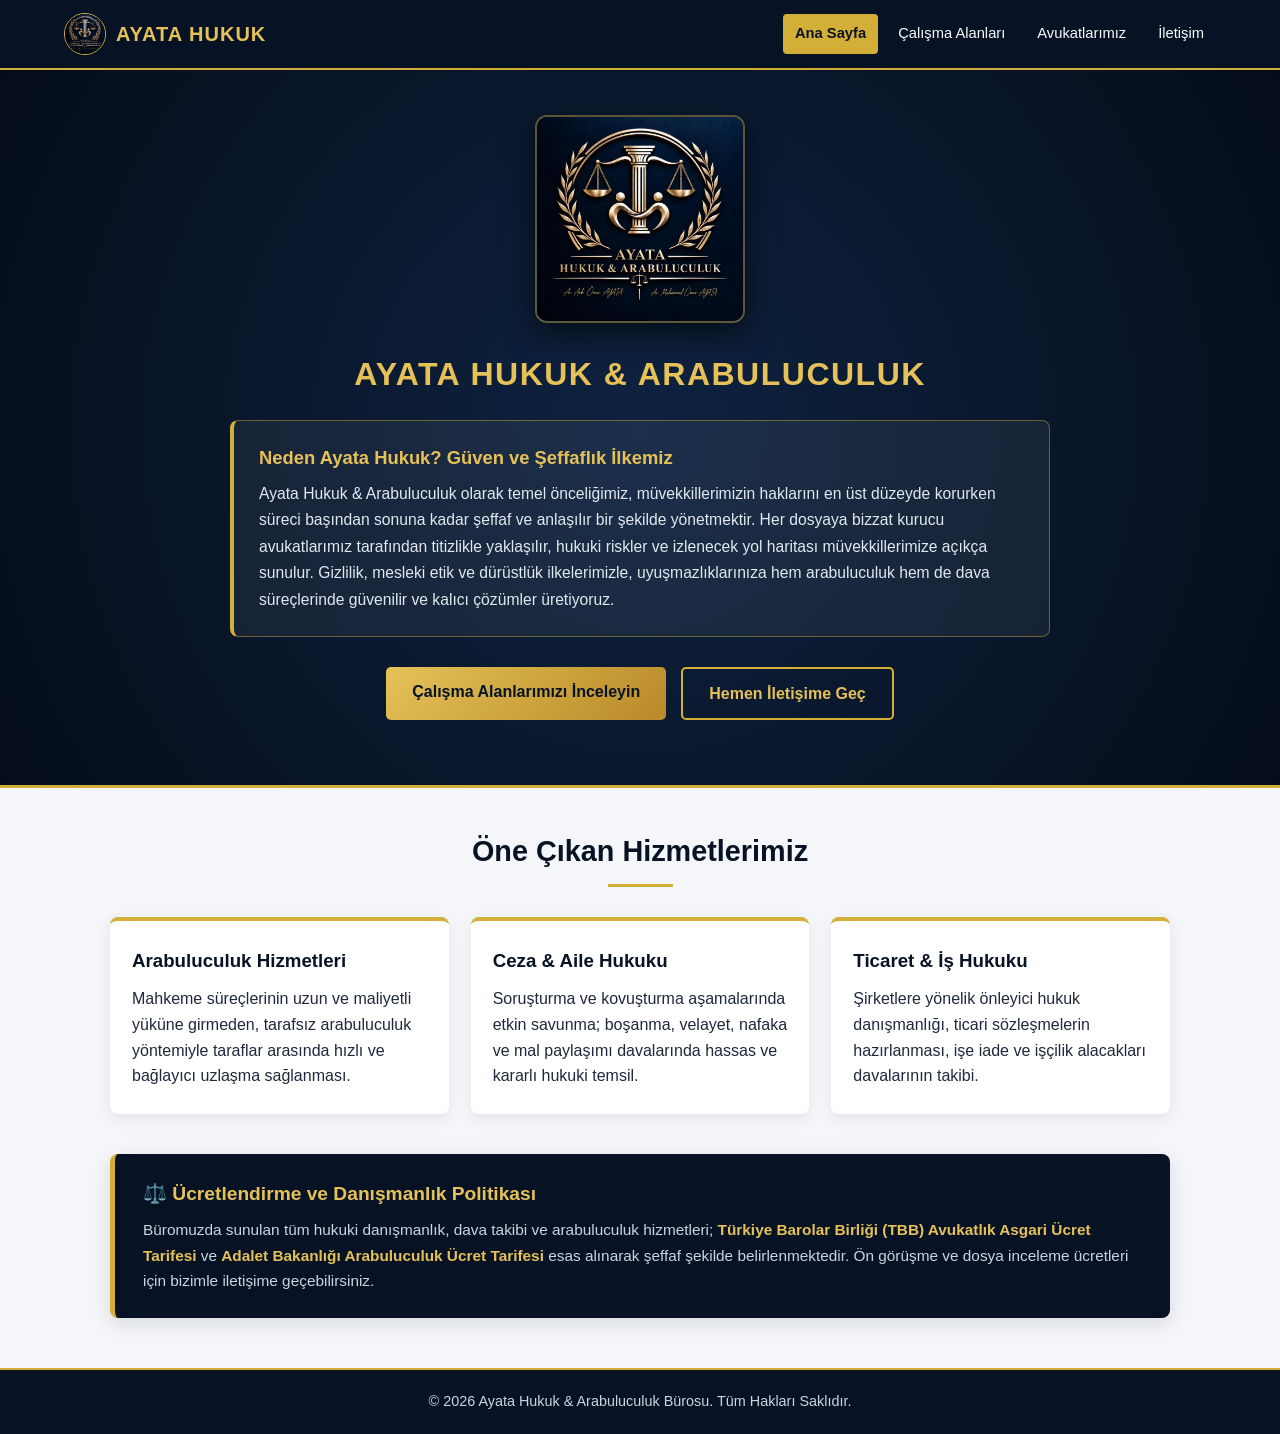
<file: index.html>
<!DOCTYPE html>
<html lang="tr">
<head>
    <meta charset="UTF-8">
    <meta name="viewport" content="width=device-width, initial-scale=1.0">
    <title>Ayata Hukuk & Arabuluculuk | Ana Sayfa</title>
    <link rel="stylesheet" href="style.css">
</head>
<body>

    <header>
        <a href="index.html" class="brand">
            <img src="logo.png" alt="Ayata Hukuk Logo" class="nav-logo">
            <span>AYATA HUKUK</span>
        </a>
        <nav>
            <a href="index.html" class="active">Ana Sayfa</a>
            <a href="calisma-alanlari.html">Çalışma Alanları</a>
            <a href="ekibimiz.html">Avukatlarımız</a>
            <a href="iletisim.html">İletişim</a>
        </nav>
    </header>

    <section class="hero">
        <img src="logo.png" alt="Ayata Hukuk & Arabuluculuk" class="hero-logo">
        <h1>AYATA HUKUK & ARABULUCULUK</h1>
        
        <div class="trust-box">
            <h3>Neden Ayata Hukuk? Güven ve Şeffaflık İlkemiz</h3>
            <p>
                Ayata Hukuk & Arabuluculuk olarak temel önceliğimiz, müvekkillerimizin haklarını en üst düzeyde korurken süreci başından sonuna kadar şeffaf ve anlaşılır bir şekilde yönetmektir. Her dosyaya bizzat kurucu avukatlarımız tarafından titizlikle yaklaşılır, hukuki riskler ve izlenecek yol haritası müvekkillerimize açıkça sunulur. Gizlilik, mesleki etik ve dürüstlük ilkelerimizle, uyuşmazlıklarınıza hem arabuluculuk hem de dava süreçlerinde güvenilir ve kalıcı çözümler üretiyoruz.
            </p>
        </div>

        <div class="hero-buttons">
            <a href="calisma-alanlari.html" class="btn">Çalışma Alanlarımızı İnceleyin</a>
            <a href="iletisim.html" class="btn btn-outline">Hemen İletişime Geç</a>
        </div>
    </section>

    <section class="container">
        <h2>Öne Çıkan Hizmetlerimiz</h2>
        <div class="grid">
            <div class="card">
                <h3>Arabuluculuk Hizmetleri</h3>
                <p>Mahkeme süreçlerinin uzun ve maliyetli yüküne girmeden, tarafsız arabuluculuk yöntemiyle taraflar arasında hızlı ve bağlayıcı uzlaşma sağlanması.</p>
            </div>
            <div class="card">
                <h3>Ceza & Aile Hukuku</h3>
                <p>Soruşturma ve kovuşturma aşamalarında etkin savunma; boşanma, velayet, nafaka ve mal paylaşımı davalarında hassas ve kararlı hukuki temsil.</p>
            </div>
            <div class="card">
                <h3>Ticaret & İş Hukuku</h3>
                <p>Şirketlere yönelik önleyici hukuk danışmanlığı, ticari sözleşmelerin hazırlanması, işe iade ve işçilik alacakları davalarının takibi.</p>
            </div>
        </div>

        <div class="fee-banner">
            <h3>⚖️ Ücretlendirme ve Danışmanlık Politikası</h3>
            <p>Büromuzda sunulan tüm hukuki danışmanlık, dava takibi ve arabuluculuk hizmetleri; <strong>Türkiye Barolar Birliği (TBB) Avukatlık Asgari Ücret Tarifesi</strong> ve <strong>Adalet Bakanlığı Arabuluculuk Ücret Tarifesi</strong> esas alınarak şeffaf şekilde belirlenmektedir. Ön görüşme ve dosya inceleme ücretleri için bizimle iletişime geçebilirsiniz.</p>
        </div>
    </section>

    <footer>
        <p>&copy; 2026 Ayata Hukuk & Arabuluculuk Bürosu. Tüm Hakları Saklıdır.</p>
    </footer>

</body>
</html>
</file>
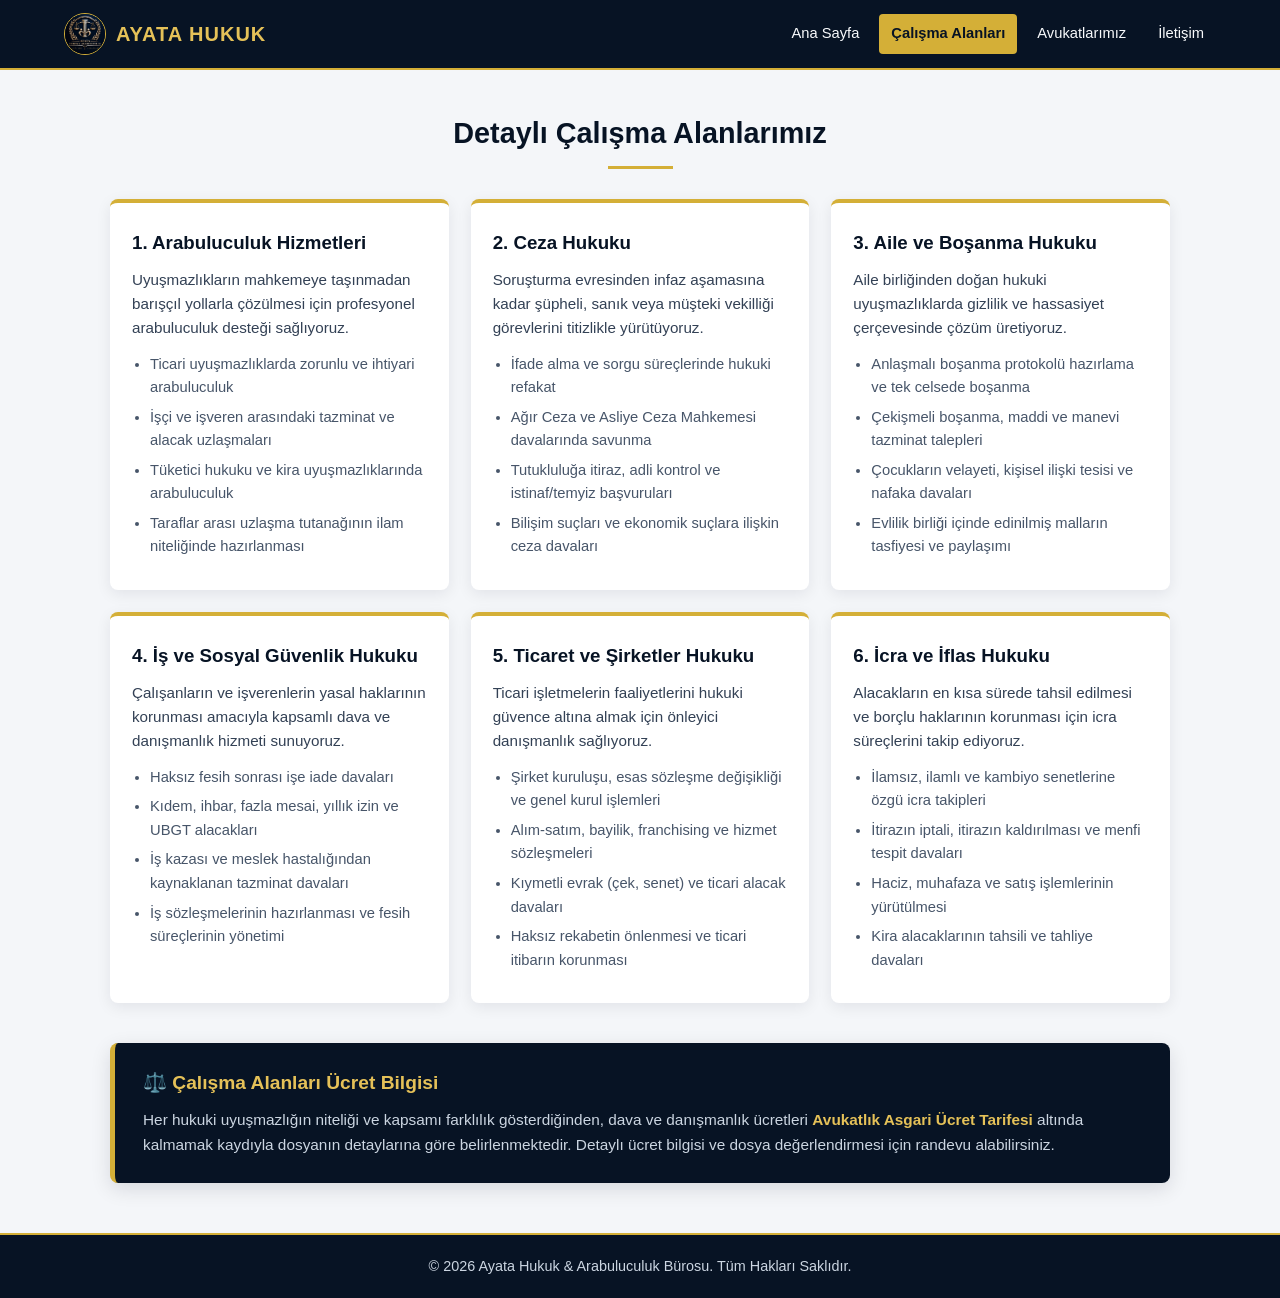
<file: calisma-alanlari.html>
<!DOCTYPE html>
<html lang="tr">
<head>
    <meta charset="UTF-8">
    <meta name="viewport" content="width=device-width, initial-scale=1.0">
    <title>Çalışma Alanları | Ayata Hukuk & Arabuluculuk</title>
    <link rel="stylesheet" href="style.css">
</head>
<body>

    <header>
        <a href="index.html" class="brand">
            <img src="logo.png" alt="Ayata Hukuk Logo" class="nav-logo">
            <span>AYATA HUKUK</span>
        </a>
        <nav>
            <a href="index.html">Ana Sayfa</a>
            <a href="calisma-alanlari.html" class="active">Çalışma Alanları</a>
            <a href="ekibimiz.html">Avukatlarımız</a>
            <a href="iletisim.html">İletişim</a>
        </nav>
    </header>

    <section class="container">
        <h2>Detaylı Çalışma Alanlarımız</h2>
        <div class="grid">
            <div class="card detail-card">
                <h3>1. Arabuluculuk Hizmetleri</h3>
                <p>Uyuşmazlıkların mahkemeye taşınmadan barışçıl yollarla çözülmesi için profesyonel arabuluculuk desteği sağlıyoruz.</p>
                <ul>
                    <li>Ticari uyuşmazlıklarda zorunlu ve ihtiyari arabuluculuk</li>
                    <li>İşçi ve işveren arasındaki tazminat ve alacak uzlaşmaları</li>
                    <li>Tüketici hukuku ve kira uyuşmazlıklarında arabuluculuk</li>
                    <li>Taraflar arası uzlaşma tutanağının ilam niteliğinde hazırlanması</li>
                </ul>
            </div>

            <div class="card detail-card">
                <h3>2. Ceza Hukuku</h3>
                <p>Soruşturma evresinden infaz aşamasına kadar şüpheli, sanık veya müşteki vekilliği görevlerini titizlikle yürütüyoruz.</p>
                <ul>
                    <li>İfade alma ve sorgu süreçlerinde hukuki refakat</li>
                    <li>Ağır Ceza ve Asliye Ceza Mahkemesi davalarında savunma</li>
                    <li>Tutukluluğa itiraz, adli kontrol ve istinaf/temyiz başvuruları</li>
                    <li>Bilişim suçları ve ekonomik suçlara ilişkin ceza davaları</li>
                </ul>
            </div>

            <div class="card detail-card">
                <h3>3. Aile ve Boşanma Hukuku</h3>
                <p>Aile birliğinden doğan hukuki uyuşmazlıklarda gizlilik ve hassasiyet çerçevesinde çözüm üretiyoruz.</p>
                <ul>
                    <li>Anlaşmalı boşanma protokolü hazırlama ve tek celsede boşanma</li>
                    <li>Çekişmeli boşanma, maddi ve manevi tazminat talepleri</li>
                    <li>Çocukların velayeti, kişisel ilişki tesisi ve nafaka davaları</li>
                    <li>Evlilik birliği içinde edinilmiş malların tasfiyesi ve paylaşımı</li>
                </ul>
            </div>

            <div class="card detail-card">
                <h3>4. İş ve Sosyal Güvenlik Hukuku</h3>
                <p>Çalışanların ve işverenlerin yasal haklarının korunması amacıyla kapsamlı dava ve danışmanlık hizmeti sunuyoruz.</p>
                <ul>
                    <li>Haksız fesih sonrası işe iade davaları</li>
                    <li>Kıdem, ihbar, fazla mesai, yıllık izin ve UBGT alacakları</li>
                    <li>İş kazası ve meslek hastalığından kaynaklanan tazminat davaları</li>
                    <li>İş sözleşmelerinin hazırlanması ve fesih süreçlerinin yönetimi</li>
                </ul>
            </div>

            <div class="card detail-card">
                <h3>5. Ticaret ve Şirketler Hukuku</h3>
                <p>Ticari işletmelerin faaliyetlerini hukuki güvence altına almak için önleyici danışmanlık sağlıyoruz.</p>
                <ul>
                    <li>Şirket kuruluşu, esas sözleşme değişikliği ve genel kurul işlemleri</li>
                    <li>Alım-satım, bayilik, franchising ve hizmet sözleşmeleri</li>
                    <li>Kıymetli evrak (çek, senet) ve ticari alacak davaları</li>
                    <li>Haksız rekabetin önlenmesi ve ticari itibarın korunması</li>
                </ul>
            </div>

            <div class="card detail-card">
                <h3>6. İcra ve İflas Hukuku</h3>
                <p>Alacakların en kısa sürede tahsil edilmesi ve borçlu haklarının korunması için icra süreçlerini takip ediyoruz.</p>
                <ul>
                    <li>İlamsız, ilamlı ve kambiyo senetlerine özgü icra takipleri</li>
                    <li>İtirazın iptali, itirazın kaldırılması ve menfi tespit davaları</li>
                    <li>Haciz, muhafaza ve satış işlemlerinin yürütülmesi</li>
                    <li>Kira alacaklarının tahsili ve tahliye davaları</li>
                </ul>
            </div>
        </div>

        <div class="fee-banner">
            <h3>⚖️ Çalışma Alanları Ücret Bilgisi</h3>
            <p>Her hukuki uyuşmazlığın niteliği ve kapsamı farklılık gösterdiğinden, dava ve danışmanlık ücretleri <strong>Avukatlık Asgari Ücret Tarifesi</strong> altında kalmamak kaydıyla dosyanın detaylarına göre belirlenmektedir. Detaylı ücret bilgisi ve dosya değerlendirmesi için randevu alabilirsiniz.</p>
        </div>
    </section>

    <footer>
        <p>&copy; 2026 Ayata Hukuk & Arabuluculuk Bürosu. Tüm Hakları Saklıdır.</p>
    </footer>

</body>
</html>
</file>
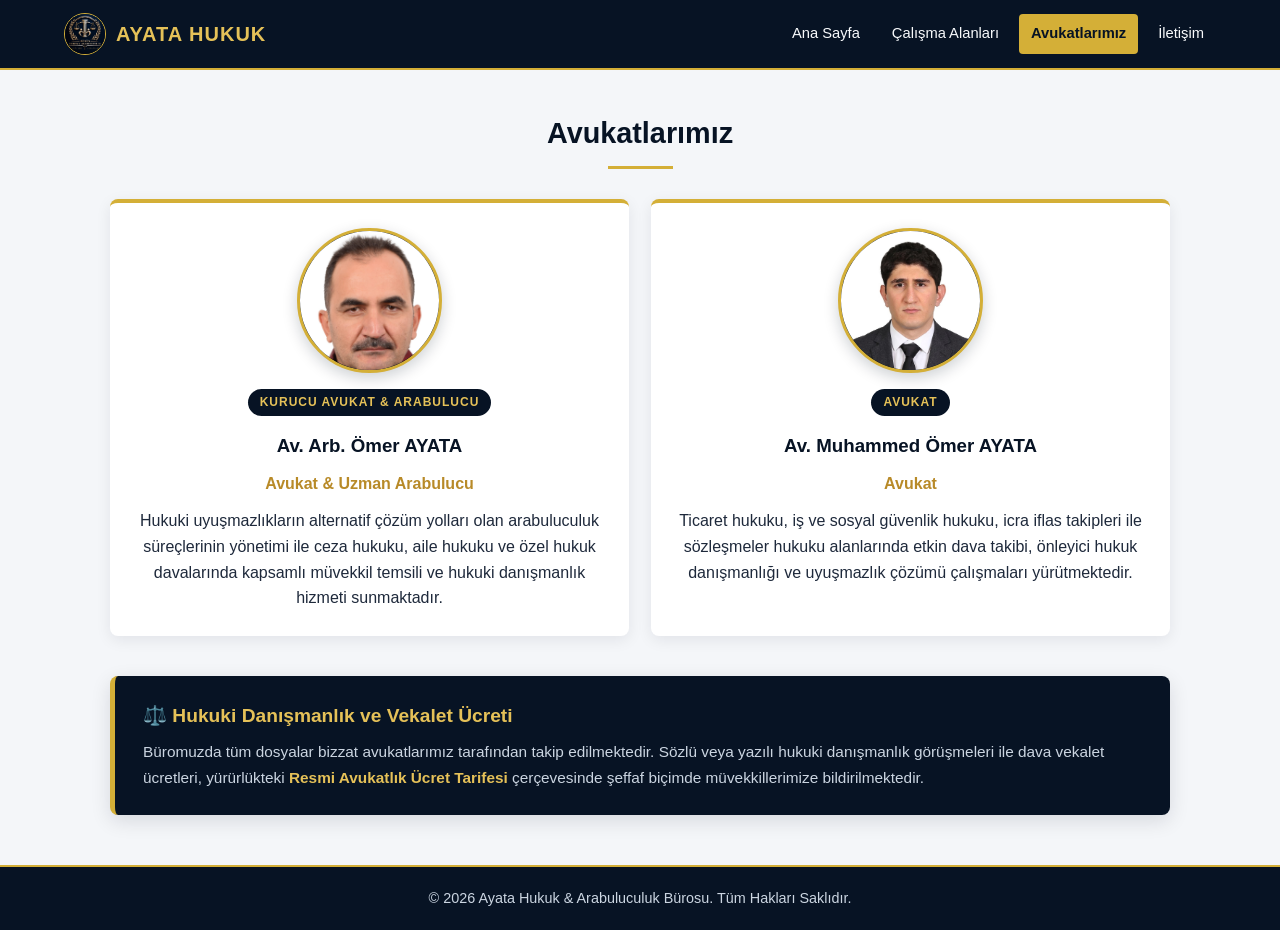
<file: ekibimiz.html>
<!DOCTYPE html>
<html lang="tr">
<head>
    <meta charset="UTF-8">
    <meta name="viewport" content="width=device-width, initial-scale=1.0">
    <title>Avukatlarımız | Ayata Hukuk & Arabuluculuk</title>
    <link rel="stylesheet" href="style.css">
</head>
<body>

    <header>
        <a href="index.html" class="brand">
            <img src="logo.png" alt="Ayata Hukuk Logo" class="nav-logo">
            <span>AYATA HUKUK</span>
        </a>
        <nav>
            <a href="index.html">Ana Sayfa</a>
            <a href="calisma-alanlari.html">Çalışma Alanları</a>
            <a href="ekibimiz.html" class="active">Avukatlarımız</a>
            <a href="iletisim.html">İletişim</a>
        </nav>
    </header>

    <section class="container">
        <h2>Avukatlarımız</h2>
        <div class="grid">
            <div class="card team-card">
                <img src="4d2603cc-2d8c-48d9-972d-9f5109505de8.jpg" alt="Av. Arb. Ömer AYATA" class="lawyer-photo">
                <div class="badge">KURUCU AVUKAT & ARABULUCU</div>
                <h3>Av. Arb. Ömer AYATA</h3>
                <p class="role">Avukat & Uzman Arabulucu</p>
                <p>Hukuki uyuşmazlıkların alternatif çözüm yolları olan arabuluculuk süreçlerinin yönetimi ile ceza hukuku, aile hukuku ve özel hukuk davalarında kapsamlı müvekkil temsili ve hukuki danışmanlık hizmeti sunmaktadır.</p>
            </div>

            <div class="card team-card">
                <img src="a943c3ed-bc98-4b20-abf0-430438fb82e8.jpg" alt="Av. Muhammed Ömer AYATA" class="lawyer-photo">
                <div class="badge">AVUKAT</div>
                <h3>Av. Muhammed Ömer AYATA</h3>
                <p class="role">Avukat</p>
                <p>Ticaret hukuku, iş ve sosyal güvenlik hukuku, icra iflas takipleri ile sözleşmeler hukuku alanlarında etkin dava takibi, önleyici hukuk danışmanlığı ve uyuşmazlık çözümü çalışmaları yürütmektedir.</p>
            </div>
        </div>

        <div class="fee-banner">
            <h3>⚖️ Hukuki Danışmanlık ve Vekalet Ücreti</h3>
            <p>Büromuzda tüm dosyalar bizzat avukatlarımız tarafından takip edilmektedir. Sözlü veya yazılı hukuki danışmanlık görüşmeleri ile dava vekalet ücretleri, yürürlükteki <strong>Resmi Avukatlık Ücret Tarifesi</strong> çerçevesinde şeffaf biçimde müvekkillerimize bildirilmektedir.</p>
        </div>
    </section>

    <footer>
        <p>&copy; 2026 Ayata Hukuk & Arabuluculuk Bürosu. Tüm Hakları Saklıdır.</p>
    </footer>

</body>
</html>
</file>
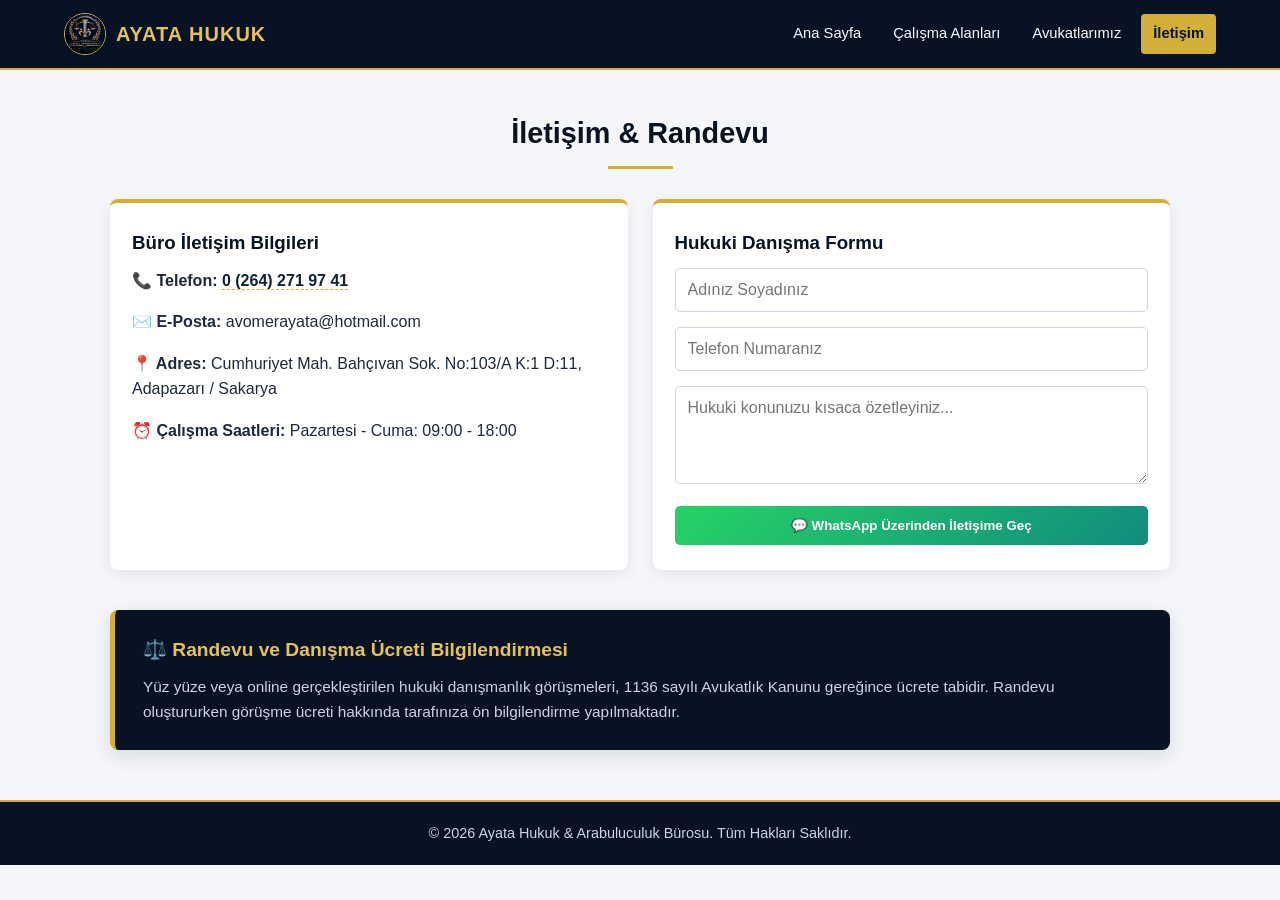
<file: iletisim.html>
<!DOCTYPE html>
<html lang="tr">
<head>
    <meta charset="UTF-8">
    <meta name="viewport" content="width=device-width, initial-scale=1.0">
    <title>İletişim | Ayata Hukuk & Arabuluculuk</title>
    <link rel="stylesheet" href="style.css">
</head>
<body>

    <header>
        <a href="index.html" class="brand">
            <img src="logo.png" alt="Ayata Hukuk Logo" class="nav-logo">
            <span>AYATA HUKUK</span>
        </a>
        <nav>
            <a href="index.html">Ana Sayfa</a>
            <a href="calisma-alanlari.html">Çalışma Alanları</a>
            <a href="ekibimiz.html">Avukatlarımız</a>
            <a href="iletisim.html" class="active">İletişim</a>
        </nav>
    </header>

    <section class="container">
        <h2>İletişim & Randevu</h2>
        <div class="contact-wrapper">
            <div class="contact-info card">
                <h3>Büro İletişim Bilgileri</h3>
                <p><strong>📞 Telefon:</strong> <a href="tel:+902642719741" class="contact-link">0 (264) 271 97 41</a></p>
                <p><strong>✉️ E-Posta:</strong> avomerayata@hotmail.com</p>
                <p><strong>📍 Adres:</strong> Cumhuriyet Mah. Bahçıvan Sok. No:103/A K:1 D:11, Adapazarı / Sakarya</p>
                <p><strong>⏰ Çalışma Saatleri:</strong> Pazartesi - Cuma: 09:00 - 18:00</p>
            </div>

            <div class="contact-form card">
                <h3>Hukuki Danışma Formu</h3>
                <form onsubmit="whatsappYonlendir(event)">
                    <input type="text" id="adSoyad" placeholder="Adınız Soyadınız" required>
                    <input type="tel" id="telefonNo" placeholder="Telefon Numaranız" required>
                    <textarea id="konuMesaj" rows="4" placeholder="Hukuki konunuzu kısaca özetleyiniz..." required></textarea>
                    
                    <button type="submit" class="btn" style="width: 100%; background: linear-gradient(135deg, #25D366, #128C7E); color: #fff;">
                        💬 WhatsApp Üzerinden İletişime Geç
                    </button>
                </form>
            </div>
        </div>

        <div class="fee-banner">
            <h3>⚖️ Randevu ve Danışma Ücreti Bilgilendirmesi</h3>
            <p>Yüz yüze veya online gerçekleştirilen hukuki danışmanlık görüşmeleri, 1136 sayılı Avukatlık Kanunu gereğince ücrete tabidir. Randevu oluştururken görüşme ücreti hakkında tarafınıza ön bilgilendirme yapılmaktadır.</p>
        </div>
    </section>

    <footer>
        <p>&copy; 2026 Ayata Hukuk & Arabuluculuk Bürosu. Tüm Hakları Saklıdır.</p>
    </footer>

    <script>
        function whatsappYonlendir(e) {
            e.preventDefault();
            
            var ad = document.getElementById("adSoyad").value;
            var tel = document.getElementById("telefonNo").value;
            var mesaj = document.getElementById("konuMesaj").value;
            
            // WhatsApp hattı numarası (Ekranda görünmez, arka planda buraya yönlendirir)
            var wpNumara = "905075121197";
            
            var hazirMetin = "Merhaba Ayata Hukuk, web siteniz üzerinden ulaşıyorum.%0A%0A" +
                             "*Ad Soyad:* " + encodeURIComponent(ad) + "%0A" +
                             "*Telefon:* " + encodeURIComponent(tel) + "%0A" +
                             "*Hukuki Konu:* " + encodeURIComponent(mesaj);
            
            var url = "https://wa.me" + wpNumara + "?text=" + hazirMetin;
            window.open(url, "_blank");
        }
    </script>

</body>
</html>
</file>
<file: style.css>
* {
    margin: 0;
    padding: 0;
    box-sizing: border-box;
    font-family: 'Segoe UI', Tahoma, Geneva, Verdana, sans-serif;
}

body {
    background-color: #f4f6f9;
    color: #1e293b;
    line-height: 1.6;
    overflow-x: hidden;
}

/* Üst Menü */
header {
    background-color: #071324;
    color: #fff;
    padding: 0.8rem 5%;
    display: flex;
    justify-content: space-between;
    align-items: center;
    position: sticky;
    top: 0;
    z-index: 100;
    border-bottom: 2px solid #d4af37;
}

.brand {
    display: flex;
    align-items: center;
    text-decoration: none;
    color: #e5c158;
    font-size: 1.25rem;
    font-weight: bold;
    letter-spacing: 1px;
}

.nav-logo {
    height: 42px;
    width: 42px;
    object-fit: cover;
    border-radius: 50%;
    margin-right: 10px;
    border: 1.5px solid #d4af37;
}

nav {
    display: flex;
    gap: 8px;
}

nav a {
    color: #f8fafc;
    text-decoration: none;
    padding: 8px 12px;
    border-radius: 4px;
    transition: 0.3s;
    font-size: 0.92rem;
}

nav a:hover, nav a.active {
    background-color: #d4af37;
    color: #071324;
    font-weight: bold;
}

/* Karşılama Alanı (Hero) */
.hero {
    background: radial-gradient(circle at center, #0e2240 0%, #050d1a 100%);
    color: #fff;
    text-align: center;
    padding: 45px 20px 65px;
    border-bottom: 3px solid #d4af37;
}

.hero-logo {
    width: 210px;
    max-width: 75%;
    height: auto;
    border-radius: 12px;
    margin-bottom: 18px;
    box-shadow: 0 10px 30px rgba(0, 0, 0, 0.6);
    border: 2px solid rgba(212, 175, 55, 0.4);
}

.hero h1 {
    font-size: 2rem;
    color: #e5c158;
    letter-spacing: 1.5px;
    margin-bottom: 20px;
}

/* Güvenilirlik Kutusu */
.trust-box {
    max-width: 820px;
    margin: 0 auto 30px;
    background-color: rgba(255, 255, 255, 0.06);
    border: 1px solid rgba(212, 175, 55, 0.45);
    border-left: 4px solid #d4af37;
    padding: 22px 25px;
    border-radius: 8px;
    text-align: left;
}

.trust-box h3 {
    color: #e5c158;
    font-size: 1.15rem;
    margin-bottom: 8px;
}

.trust-box p {
    color: #e2e8f0;
    font-size: 0.98rem;
    line-height: 1.7;
    margin: 0;
}

.hero-buttons {
    display: flex;
    justify-content: center;
    gap: 15px;
    flex-wrap: wrap;
}

.btn {
    display: inline-block;
    background: linear-gradient(135deg, #e5c158, #b88a28);
    color: #071324;
    padding: 12px 26px;
    text-decoration: none;
    font-weight: bold;
    border-radius: 5px;
    border: none;
    cursor: pointer;
    transition: 0.3s;
    text-align: center;
}

.btn:hover {
    transform: translateY(-2px);
    box-shadow: 0 5px 15px rgba(212, 175, 55, 0.4);
}

.btn-outline {
    background: transparent;
    border: 2px solid #d4af37;
    color: #e5c158;
}

.btn-outline:hover {
    background: #d4af37;
    color: #071324;
}

/* İçerik ve Kartlar */
.container {
    max-width: 1100px;
    margin: 40px auto;
    padding: 0 20px;
}

h2 {
    text-align: center;
    color: #071324;
    margin-bottom: 30px;
    font-size: 1.8rem;
    position: relative;
}

h2::after {
    content: '';
    display: block;
    width: 65px;
    height: 3px;
    background-color: #d4af37;
    margin: 10px auto 0;
}

.grid {
    display: grid;
    grid-template-columns: repeat(auto-fit, minmax(300px, 1fr));
    gap: 22px;
}

.card {
    background: #fff;
    padding: 25px 22px;
    border-radius: 8px;
    box-shadow: 0 4px 15px rgba(7, 19, 36, 0.08);
    border-top: 4px solid #d4af37;
}

.card h3 {
    color: #071324;
    margin-bottom: 10px;
}

/* Çalışma Alanları Detay Listesi */
.detail-card p {
    margin-bottom: 12px;
    color: #334155;
    font-size: 0.95rem;
}

.detail-card ul {
    padding-left: 18px;
    color: #475569;
    font-size: 0.92rem;
}

.detail-card ul li {
    margin-bottom: 6px;
}

/* Ekip Kartları ve Avukat Profil Fotoğrafları */
.team-card {
    text-align: center;
}

.lawyer-photo {
    width: 145px;
    height: 145px;
    border-radius: 50%;
    object-fit: cover;
    object-position: top;
    border: 3px solid #d4af37;
    box-shadow: 0 5px 15px rgba(7, 19, 36, 0.2);
    margin: 0 auto 15px;
    display: block;
    background-color: #071324;
}

.badge {
    display: inline-block;
    background-color: #071324;
    color: #e5c158;
    font-size: 0.75rem;
    font-weight: bold;
    padding: 4px 12px;
    border-radius: 20px;
    margin-bottom: 15px;
    letter-spacing: 1px;
}

.role {
    color: #b88a28;
    font-weight: bold;
    margin-bottom: 12px;
}

/* Ücret Bilgilendirme Kutusu (Her Sayfanın Altında) */
.fee-banner {
    margin-top: 40px;
    background-color: #071324;
    color: #f8fafc;
    padding: 25px 28px;
    border-radius: 8px;
    border-left: 5px solid #d4af37;
    box-shadow: 0 6px 20px rgba(7, 19, 36, 0.12);
}

.fee-banner h3 {
    color: #e5c158;
    margin-bottom: 8px;
    font-size: 1.2rem;
}

.fee-banner p {
    color: #cbd5e1;
    font-size: 0.96rem;
    line-height: 1.65;
}

.fee-banner strong {
    color: #e5c158;
}

/* İletişim Alanı */
.contact-wrapper {
    display: grid;
    grid-template-columns: repeat(auto-fit, minmax(290px, 1fr));
    gap: 25px;
}

.contact-info p {
    margin-bottom: 16px;
    font-size: 1rem;
    word-break: break-word;
}

.contact-link {
    color: #0e2240;
    font-weight: bold;
    text-decoration: none;
    border-bottom: 1px dashed #d4af37;
}

form input, form textarea {
    width: 100%;
    padding: 12px;
    margin-bottom: 15px;
    border: 1px solid #cbd5e1;
    border-radius: 5px;
    font-size: 1rem;
}

form input:focus, form textarea:focus {
    outline: none;
    border-color: #d4af37;
}

/* Alt Bilgi */
footer {
    background-color: #071324;
    color: #cbd5e1;
    text-align: center;
    padding: 20px;
    margin-top: 50px;
    border-top: 2px solid #d4af37;
    font-size: 0.9rem;
}

/* TELEFON VE TABLET EKRAN UYUMU */
@media (max-width: 768px) {
    header {
        flex-direction: column;
        padding: 12px 15px;
        gap: 12px;
    }

    nav {
        width: 100%;
        justify-content: center;
        flex-wrap: wrap;
        gap: 6px;
    }

    nav a {
        padding: 7px 10px;
        font-size: 0.85rem;
        background-color: rgba(255, 255, 255, 0.08);
    }

    .hero {
        padding: 35px 15px 45px;
    }

    .hero h1 {
        font-size: 1.45rem;
    }

    .trust-box {
        padding: 18px;
    }

    .hero-buttons {
        flex-direction: column;
        width: 100%;
        max-width: 300px;
        margin: 0 auto;
    }

    .btn {
        width: 100%;
    }

    h2 {
        font-size: 1.5rem;
    }

    .grid, .contact-wrapper {
        grid-template-columns: 1fr;
    }
}
</file>
